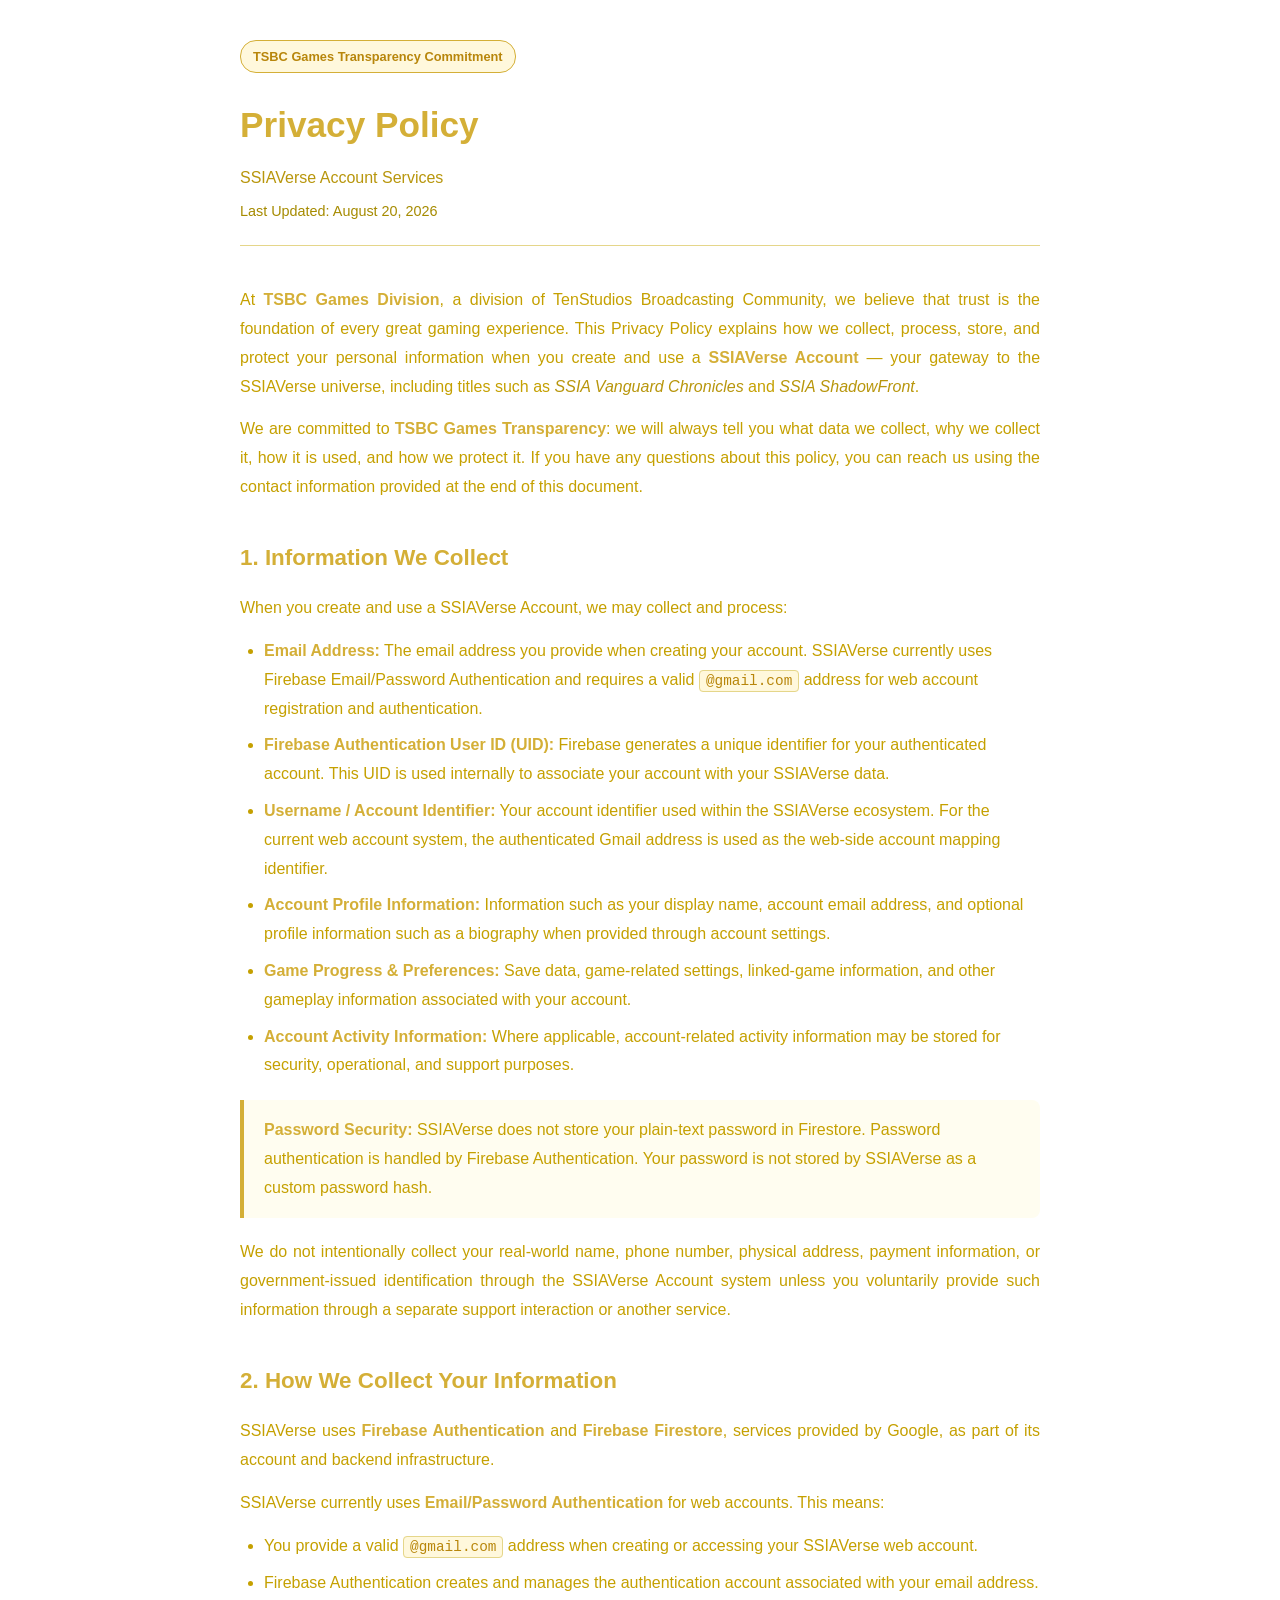
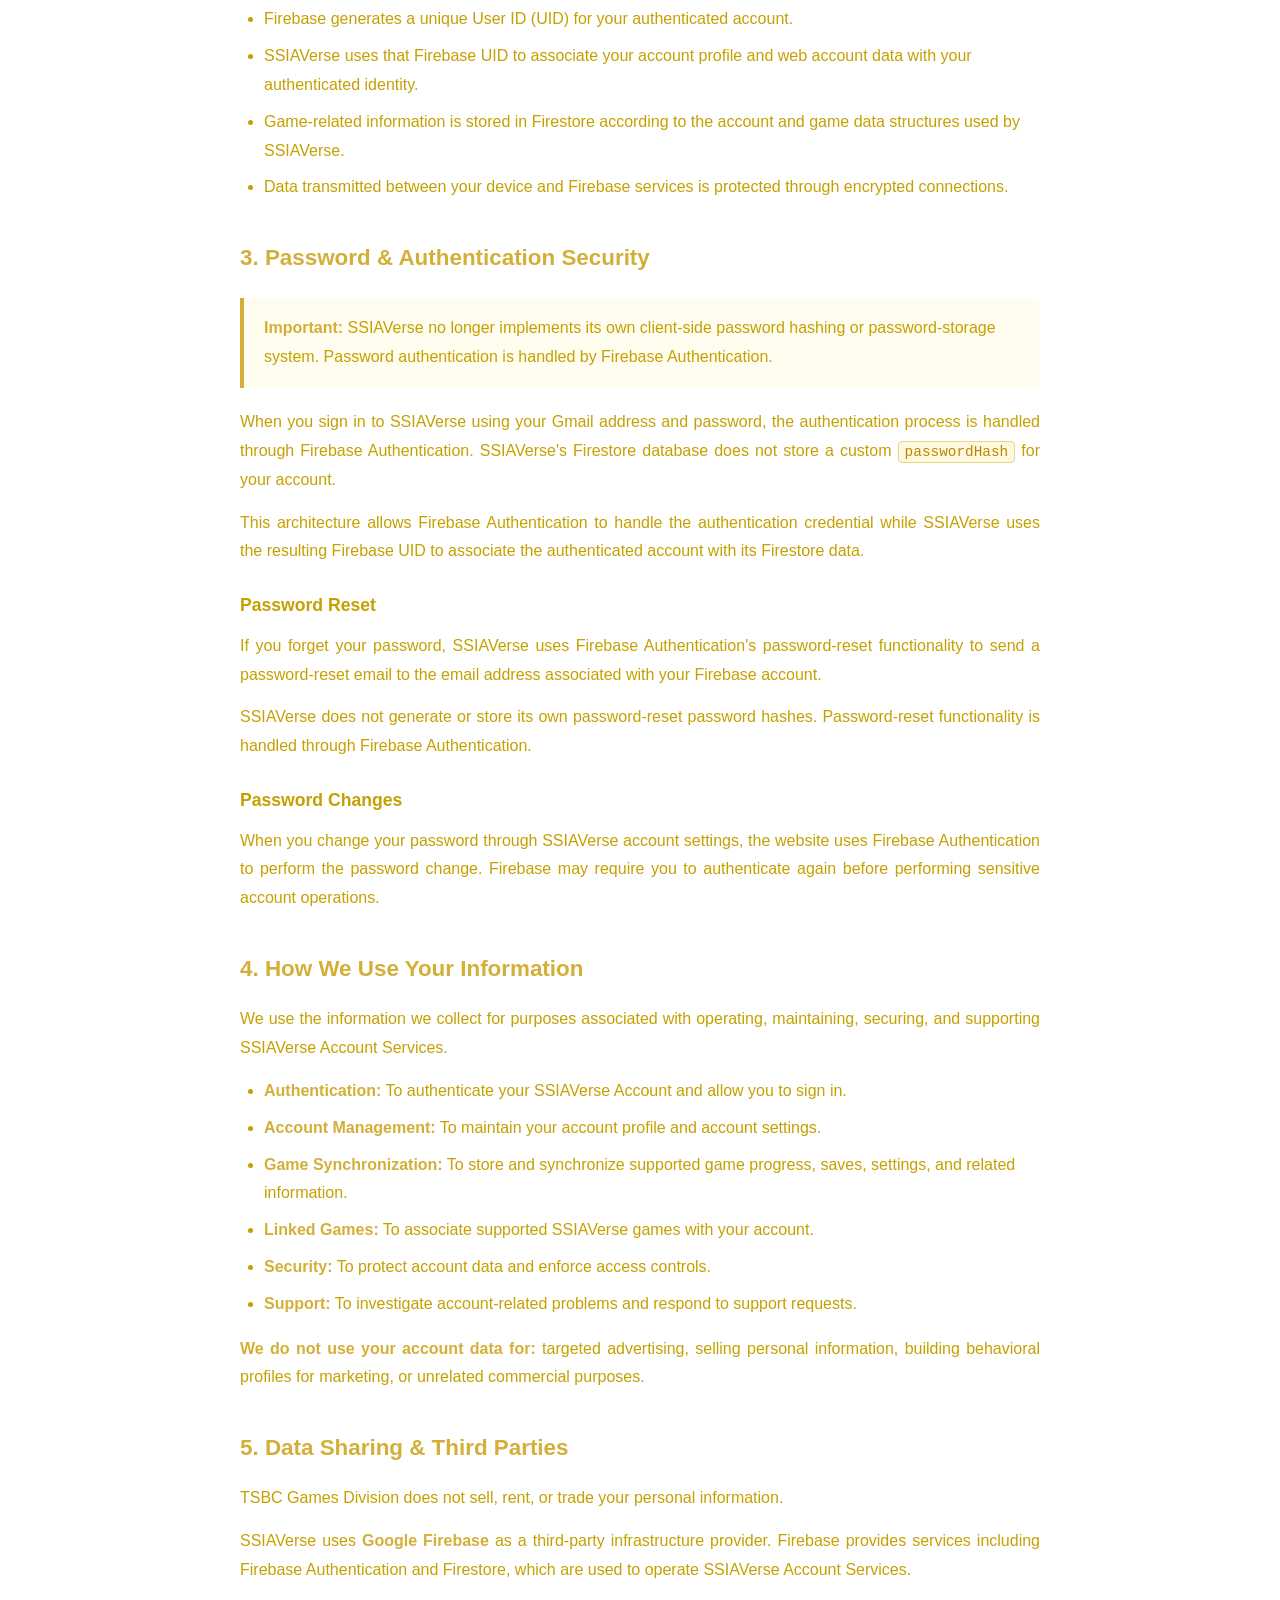
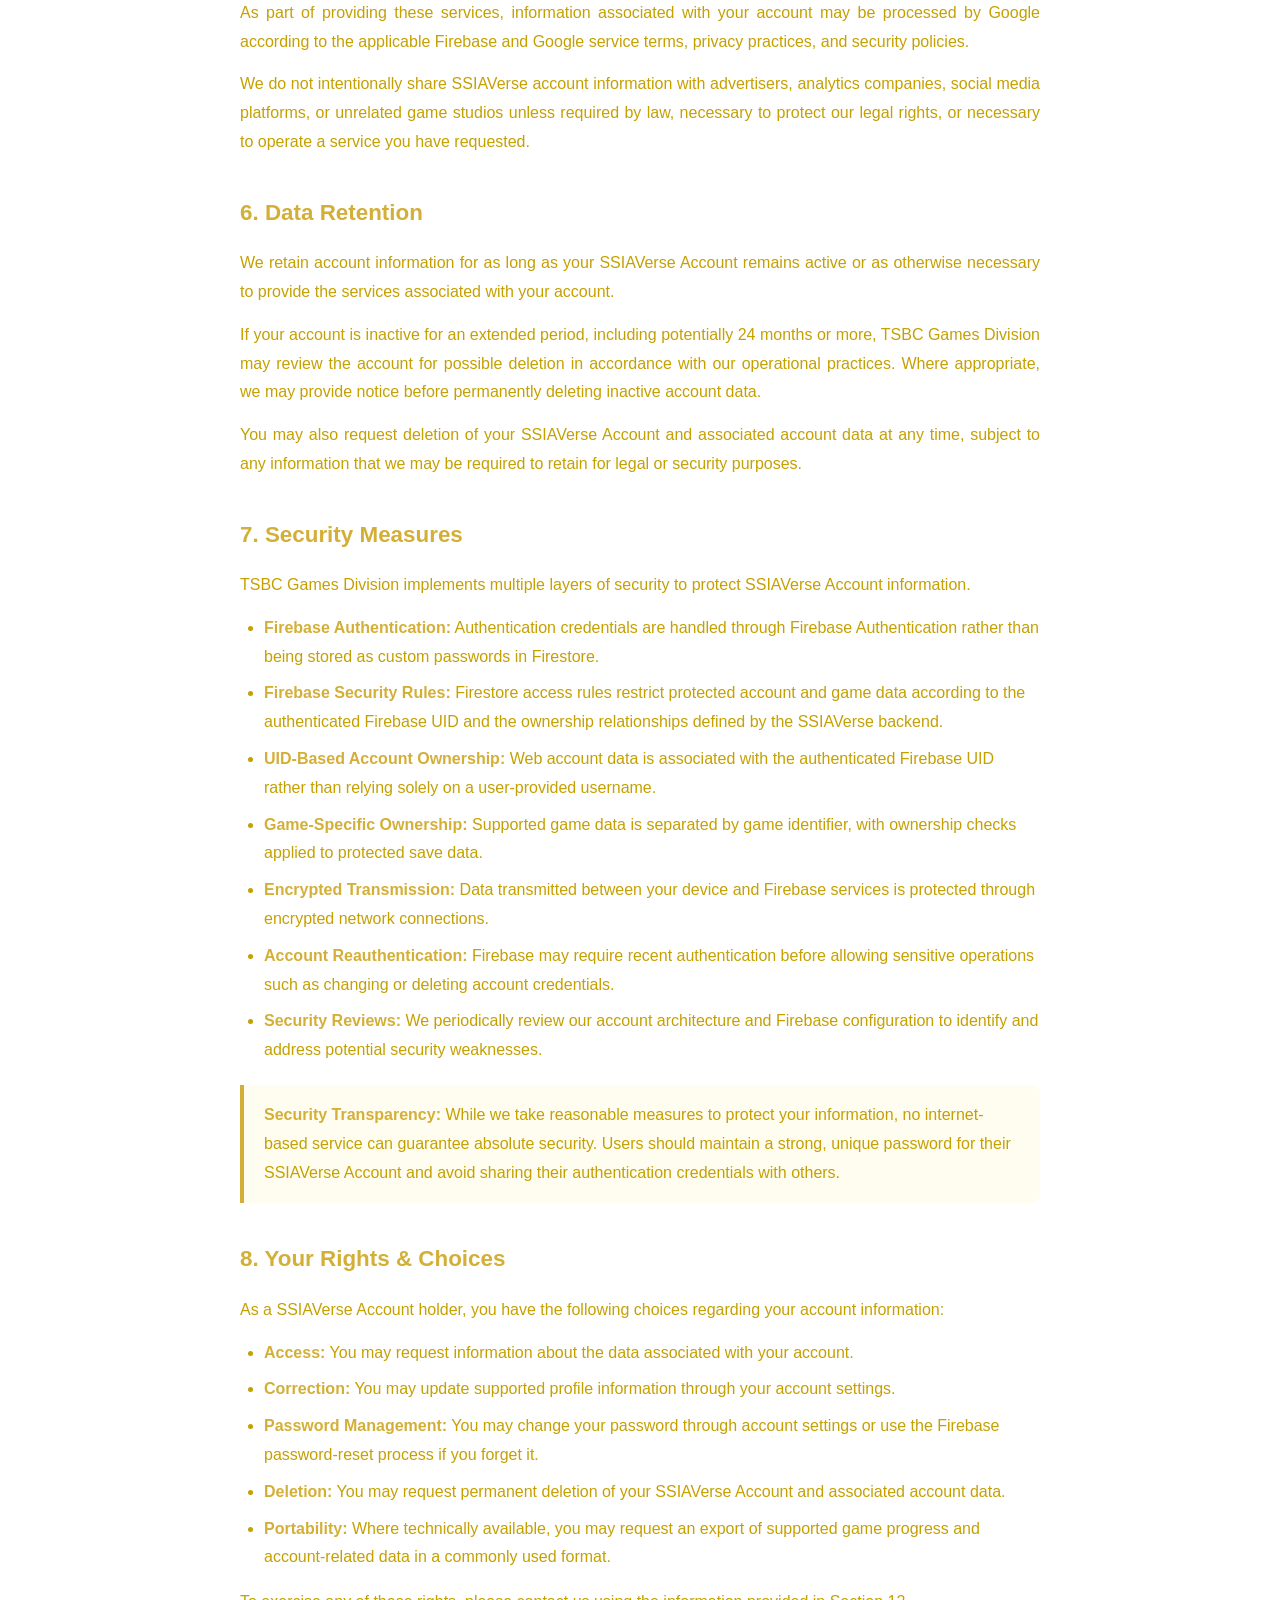
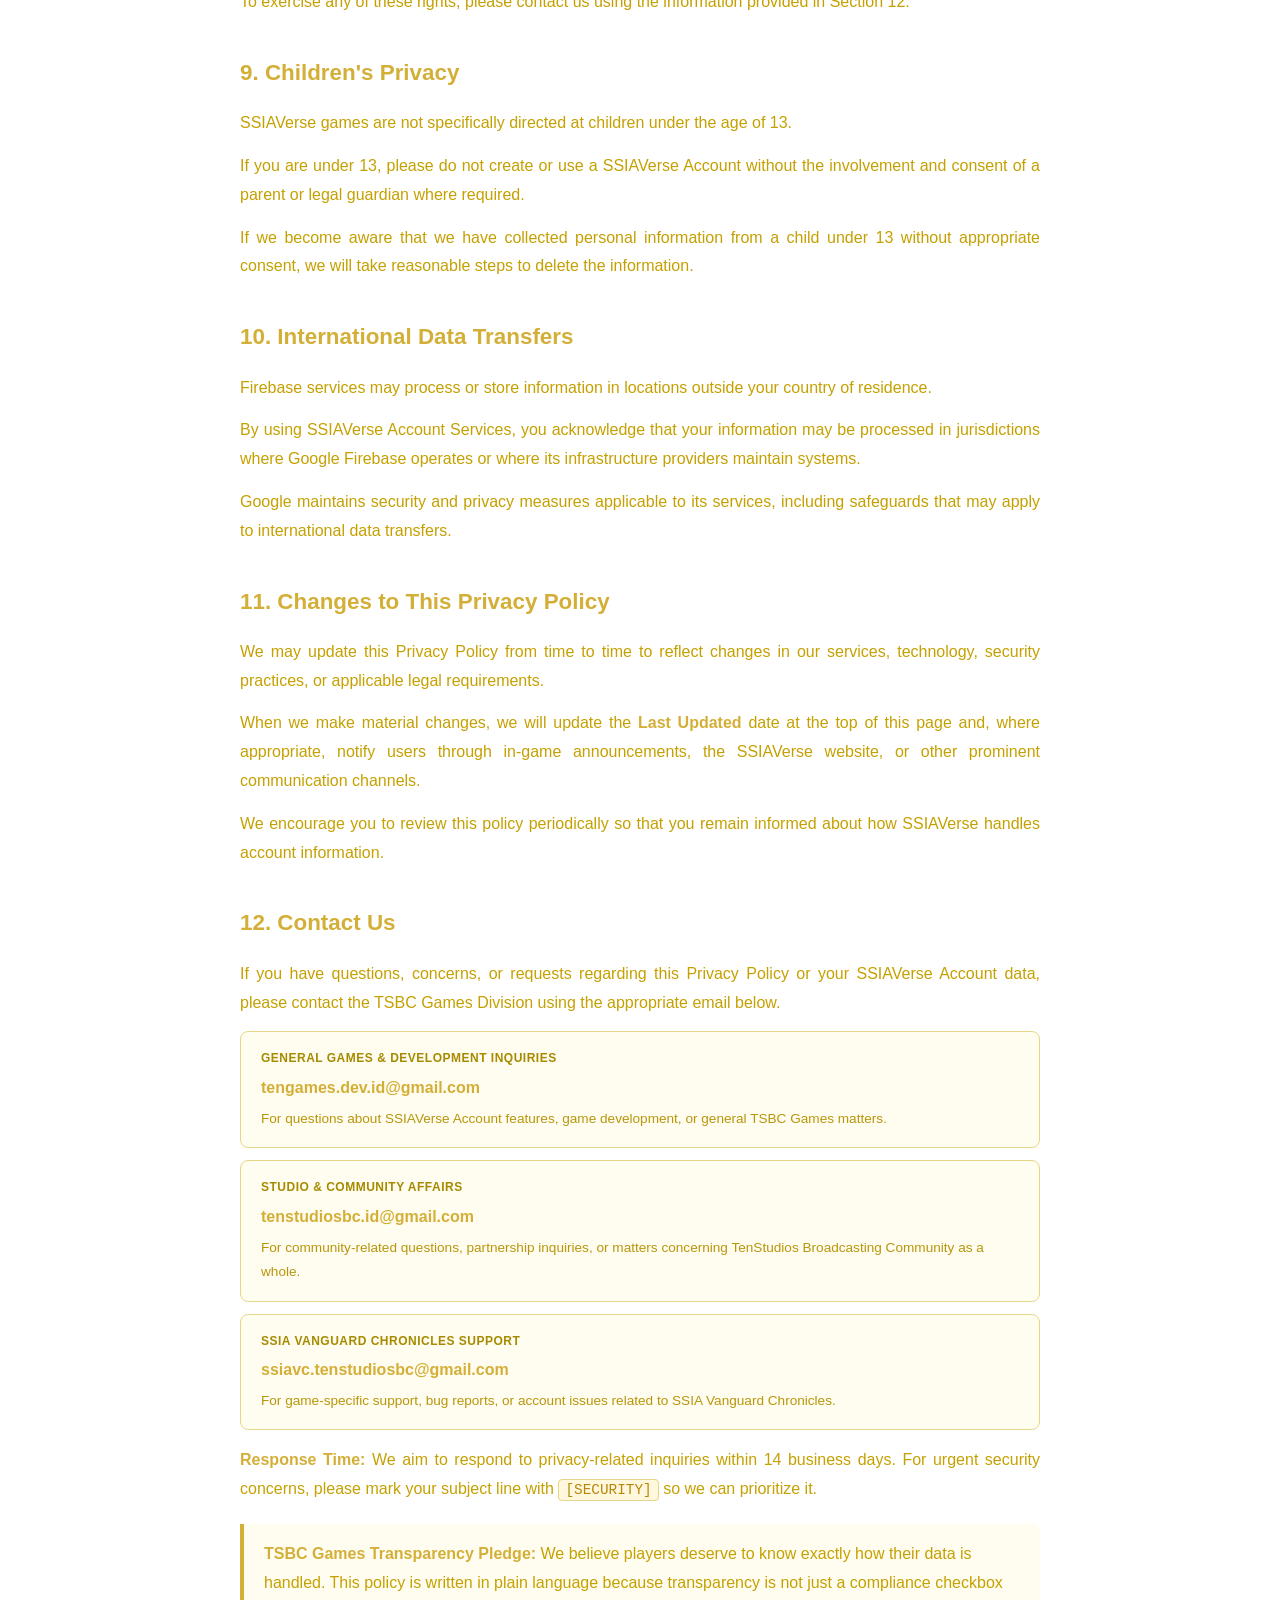
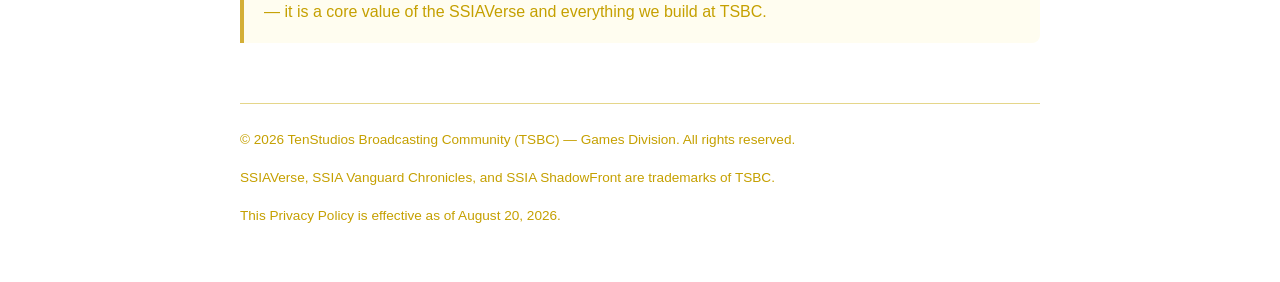
<file: Pages/privacy.html>
<!DOCTYPE html>
<html lang="en">
<head>
    <meta charset="UTF-8">
    <meta name="viewport" content="width=device-width, initial-scale=1.0">
    <title>Privacy Policy — SSIAVerse Account</title>
    <style>
        * { margin: 0; padding: 0; box-sizing: border-box; }
        body {
            font-family: -apple-system, BlinkMacSystemFont, "Segoe UI", Roboto,
                "Helvetica Neue", Arial, sans-serif;
            background-color: #ffffff;
            color: #C5A000;
            line-height: 1.8;
            padding: 40px 20px;
        }
        .container { max-width: 800px; margin: 0 auto; }
        h1 { font-size: 2.2rem; font-weight: 700; margin-bottom: 8px; color: #D4AF37; }
        .subtitle { font-size: 1rem; color: #B8960C; margin-bottom: 6px; }
        .last-updated {
            font-size: .9rem; color: #A68B00; margin-bottom: 40px;
            padding-bottom: 20px; border-bottom: 1px solid #E5D68A;
        }
        h2 { font-size: 1.4rem; font-weight: 600; margin-top: 36px; margin-bottom: 16px; color: #D4AF37; }
        h3 { font-size: 1.1rem; font-weight: 600; margin-top: 24px; margin-bottom: 10px; color: #C5A000; }
        p { margin-bottom: 14px; text-align: justify; color: #C5A000; }
        ul { margin-left: 24px; margin-bottom: 16px; }
        li { margin-bottom: 8px; color: #C5A000; }
        .highlight-box {
            background-color: #FFFDF0; border-left: 4px solid #D4AF37;
            padding: 16px 20px; margin: 20px 0; border-radius: 0 8px 8px 0;
        }
        .highlight-box strong { color: #D4AF37; }
        .transparency-badge {
            display: inline-block; background-color: #FFF8DC; color: #B8860B;
            font-size: .8rem; font-weight: 600; padding: 4px 12px;
            border-radius: 16px; margin-bottom: 20px; border: 1px solid #D4AF37;
        }
        .footer {
            margin-top: 60px; padding-top: 24px; border-top: 1px solid #E5D68A;
            font-size: .85rem; color: #A68B00; text-align: center;
        }
        code {
            background-color: #FFF8DC; padding: 2px 6px; border-radius: 4px;
            font-family: "SF Mono", "Consolas", monospace; font-size: .9em;
            color: #B8860B; border: 1px solid #E5D68A;
        }
        a { color: #D4AF37; text-decoration: none; }
        a:hover { text-decoration: underline; color: #B8860B; }
        .email-box {
            background-color: #FFFCF0; border: 1px solid #E5D68A;
            border-radius: 8px; padding: 16px 20px; margin: 12px 0;
        }
        .email-box .label {
            font-size: .75rem; font-weight: 700; text-transform: uppercase;
            letter-spacing: .5px; color: #A68B00; margin-bottom: 4px;
        }
        .email-box .email { font-size: 1rem; font-weight: 600; color: #D4AF37; }
        .email-box .desc { font-size: .85rem; color: #B8960C; margin-top: 4px; }
        strong { color: #D4AF37; }
        em { color: #B8960C; }
    </style>
</head>
<body>
<div class="container">
    <div class="transparency-badge">TSBC Games Transparency Commitment</div>
    <h1>Privacy Policy</h1>
    <p class="subtitle">SSIAVerse Account Services</p>
    <p class="last-updated">Last Updated: August 20, 2026</p>

    <p>
        At <strong>TSBC Games Division</strong>, a division of TenStudios Broadcasting
        Community, we believe that trust is the foundation of every great gaming
        experience. This Privacy Policy explains how we collect, process, store,
        and protect your personal information when you create and use a
        <strong>SSIAVerse Account</strong> — your gateway to the SSIAVerse universe,
        including titles such as <em>SSIA Vanguard Chronicles</em> and
        <em>SSIA ShadowFront</em>.
    </p>

    <p>
        We are committed to <strong>TSBC Games Transparency</strong>: we will always
        tell you what data we collect, why we collect it, how it is used, and how
        we protect it. If you have any questions about this policy, you can reach
        us using the contact information provided at the end of this document.
    </p>

    <h2>1. Information We Collect</h2>
    <p>When you create and use a SSIAVerse Account, we may collect and process:</p>
    <ul>
        <li><strong>Email Address:</strong> The email address you provide when creating your account. SSIAVerse currently uses Firebase Email/Password Authentication and requires a valid <code>@gmail.com</code> address for web account registration and authentication.</li>
        <li><strong>Firebase Authentication User ID (UID):</strong> Firebase generates a unique identifier for your authenticated account. This UID is used internally to associate your account with your SSIAVerse data.</li>
        <li><strong>Username / Account Identifier:</strong> Your account identifier used within the SSIAVerse ecosystem. For the current web account system, the authenticated Gmail address is used as the web-side account mapping identifier.</li>
        <li><strong>Account Profile Information:</strong> Information such as your display name, account email address, and optional profile information such as a biography when provided through account settings.</li>
        <li><strong>Game Progress & Preferences:</strong> Save data, game-related settings, linked-game information, and other gameplay information associated with your account.</li>
        <li><strong>Account Activity Information:</strong> Where applicable, account-related activity information may be stored for security, operational, and support purposes.</li>
    </ul>

    <div class="highlight-box">
        <strong>Password Security:</strong> SSIAVerse does not store your plain-text
        password in Firestore. Password authentication is handled by Firebase
        Authentication. Your password is not stored by SSIAVerse as a custom
        password hash.
    </div>

    <p>
        We do not intentionally collect your real-world name, phone number, physical
        address, payment information, or government-issued identification through
        the SSIAVerse Account system unless you voluntarily provide such information
        through a separate support interaction or another service.
    </p>

    <h2>2. How We Collect Your Information</h2>
    <p>
        SSIAVerse uses <strong>Firebase Authentication</strong> and
        <strong>Firebase Firestore</strong>, services provided by Google, as part
        of its account and backend infrastructure.
    </p>
    <p>SSIAVerse currently uses <strong>Email/Password Authentication</strong> for web accounts. This means:</p>
    <ul>
        <li>You provide a valid <code>@gmail.com</code> address when creating or accessing your SSIAVerse web account.</li>
        <li>Firebase Authentication creates and manages the authentication account associated with your email address.</li>
        <li>Firebase generates a unique User ID (UID) for your authenticated account.</li>
        <li>SSIAVerse uses that Firebase UID to associate your account profile and web account data with your authenticated identity.</li>
        <li>Game-related information is stored in Firestore according to the account and game data structures used by SSIAVerse.</li>
        <li>Data transmitted between your device and Firebase services is protected through encrypted connections.</li>
    </ul>

    <h2>3. Password & Authentication Security</h2>
    <div class="highlight-box">
        <strong>Important:</strong> SSIAVerse no longer implements its own client-side
        password hashing or password-storage system. Password authentication is
        handled by Firebase Authentication.
    </div>
    <p>
        When you sign in to SSIAVerse using your Gmail address and password, the
        authentication process is handled through Firebase Authentication.
        SSIAVerse's Firestore database does not store a custom
        <code>passwordHash</code> for your account.
    </p>
    <p>
        This architecture allows Firebase Authentication to handle the
        authentication credential while SSIAVerse uses the resulting Firebase UID
        to associate the authenticated account with its Firestore data.
    </p>

    <h3>Password Reset</h3>
    <p>
        If you forget your password, SSIAVerse uses Firebase Authentication's
        password-reset functionality to send a password-reset email to the email
        address associated with your Firebase account.
    </p>
    <p>
        SSIAVerse does not generate or store its own password-reset password hashes.
        Password-reset functionality is handled through Firebase Authentication.
    </p>

    <h3>Password Changes</h3>
    <p>
        When you change your password through SSIAVerse account settings, the
        website uses Firebase Authentication to perform the password change.
        Firebase may require you to authenticate again before performing sensitive
        account operations.
    </p>

    <h2>4. How We Use Your Information</h2>
    <p>We use the information we collect for purposes associated with operating, maintaining, securing, and supporting SSIAVerse Account Services.</p>
    <ul>
        <li><strong>Authentication:</strong> To authenticate your SSIAVerse Account and allow you to sign in.</li>
        <li><strong>Account Management:</strong> To maintain your account profile and account settings.</li>
        <li><strong>Game Synchronization:</strong> To store and synchronize supported game progress, saves, settings, and related information.</li>
        <li><strong>Linked Games:</strong> To associate supported SSIAVerse games with your account.</li>
        <li><strong>Security:</strong> To protect account data and enforce access controls.</li>
        <li><strong>Support:</strong> To investigate account-related problems and respond to support requests.</li>
    </ul>
    <p>
        <strong>We do not use your account data for:</strong> targeted advertising,
        selling personal information, building behavioral profiles for marketing,
        or unrelated commercial purposes.
    </p>

    <h2>5. Data Sharing & Third Parties</h2>
    <p>
        TSBC Games Division does not sell, rent, or trade your personal information.
    </p>
    <p>
        SSIAVerse uses <strong>Google Firebase</strong> as a third-party
        infrastructure provider. Firebase provides services including Firebase
        Authentication and Firestore, which are used to operate SSIAVerse Account
        Services.
    </p>
    <p>
        As part of providing these services, information associated with your
        account may be processed by Google according to the applicable Firebase
        and Google service terms, privacy practices, and security policies.
    </p>
    <p>
        We do not intentionally share SSIAVerse account information with advertisers,
        analytics companies, social media platforms, or unrelated game studios
        unless required by law, necessary to protect our legal rights, or necessary
        to operate a service you have requested.
    </p>

    <h2>6. Data Retention</h2>
    <p>
        We retain account information for as long as your SSIAVerse Account remains
        active or as otherwise necessary to provide the services associated with
        your account.
    </p>
    <p>
        If your account is inactive for an extended period, including potentially
        24 months or more, TSBC Games Division may review the account for possible
        deletion in accordance with our operational practices. Where appropriate,
        we may provide notice before permanently deleting inactive account data.
    </p>
    <p>
        You may also request deletion of your SSIAVerse Account and associated
        account data at any time, subject to any information that we may be
        required to retain for legal or security purposes.
    </p>

    <h2>7. Security Measures</h2>
    <p>TSBC Games Division implements multiple layers of security to protect SSIAVerse Account information.</p>
    <ul>
        <li><strong>Firebase Authentication:</strong> Authentication credentials are handled through Firebase Authentication rather than being stored as custom passwords in Firestore.</li>
        <li><strong>Firebase Security Rules:</strong> Firestore access rules restrict protected account and game data according to the authenticated Firebase UID and the ownership relationships defined by the SSIAVerse backend.</li>
        <li><strong>UID-Based Account Ownership:</strong> Web account data is associated with the authenticated Firebase UID rather than relying solely on a user-provided username.</li>
        <li><strong>Game-Specific Ownership:</strong> Supported game data is separated by game identifier, with ownership checks applied to protected save data.</li>
        <li><strong>Encrypted Transmission:</strong> Data transmitted between your device and Firebase services is protected through encrypted network connections.</li>
        <li><strong>Account Reauthentication:</strong> Firebase may require recent authentication before allowing sensitive operations such as changing or deleting account credentials.</li>
        <li><strong>Security Reviews:</strong> We periodically review our account architecture and Firebase configuration to identify and address potential security weaknesses.</li>
    </ul>

    <div class="highlight-box">
        <strong>Security Transparency:</strong> While we take reasonable measures to
        protect your information, no internet-based service can guarantee absolute
        security. Users should maintain a strong, unique password for their
        SSIAVerse Account and avoid sharing their authentication credentials with others.
    </div>

    <h2>8. Your Rights & Choices</h2>
    <p>As a SSIAVerse Account holder, you have the following choices regarding your account information:</p>
    <ul>
        <li><strong>Access:</strong> You may request information about the data associated with your account.</li>
        <li><strong>Correction:</strong> You may update supported profile information through your account settings.</li>
        <li><strong>Password Management:</strong> You may change your password through account settings or use the Firebase password-reset process if you forget it.</li>
        <li><strong>Deletion:</strong> You may request permanent deletion of your SSIAVerse Account and associated account data.</li>
        <li><strong>Portability:</strong> Where technically available, you may request an export of supported game progress and account-related data in a commonly used format.</li>
    </ul>
    <p>To exercise any of these rights, please contact us using the information provided in Section 12.</p>

    <h2>9. Children's Privacy</h2>
    <p>
        SSIAVerse games are not specifically directed at children under the age of 13.
    </p>
    <p>
        If you are under 13, please do not create or use a SSIAVerse Account without
        the involvement and consent of a parent or legal guardian where required.
    </p>
    <p>
        If we become aware that we have collected personal information from a child
        under 13 without appropriate consent, we will take reasonable steps to
        delete the information.
    </p>

    <h2>10. International Data Transfers</h2>
    <p>
        Firebase services may process or store information in locations outside
        your country of residence.
    </p>
    <p>
        By using SSIAVerse Account Services, you acknowledge that your information
        may be processed in jurisdictions where Google Firebase operates or where
        its infrastructure providers maintain systems.
    </p>
    <p>
        Google maintains security and privacy measures applicable to its services,
        including safeguards that may apply to international data transfers.
    </p>

    <h2>11. Changes to This Privacy Policy</h2>
    <p>
        We may update this Privacy Policy from time to time to reflect changes in
        our services, technology, security practices, or applicable legal requirements.
    </p>
    <p>
        When we make material changes, we will update the <strong>Last Updated</strong>
        date at the top of this page and, where appropriate, notify users through
        in-game announcements, the SSIAVerse website, or other prominent communication channels.
    </p>
    <p>
        We encourage you to review this policy periodically so that you remain
        informed about how SSIAVerse handles account information.
    </p>

    <h2>12. Contact Us</h2>
    <p>
        If you have questions, concerns, or requests regarding this Privacy Policy
        or your SSIAVerse Account data, please contact the TSBC Games Division using
        the appropriate email below.
    </p>

    <div class="email-box">
        <div class="label">General Games & Development Inquiries</div>
        <div class="email">tengames.dev.id@gmail.com</div>
        <div class="desc">For questions about SSIAVerse Account features, game development, or general TSBC Games matters.</div>
    </div>

    <div class="email-box">
        <div class="label">Studio & Community Affairs</div>
        <div class="email">tenstudiosbc.id@gmail.com</div>
        <div class="desc">For community-related questions, partnership inquiries, or matters concerning TenStudios Broadcasting Community as a whole.</div>
    </div>

    <div class="email-box">
        <div class="label">SSIA Vanguard Chronicles Support</div>
        <div class="email">ssiavc.tenstudiosbc@gmail.com</div>
        <div class="desc">For game-specific support, bug reports, or account issues related to SSIA Vanguard Chronicles.</div>
    </div>

    <p style="margin-top: 16px;">
        <strong>Response Time:</strong> We aim to respond to privacy-related inquiries
        within 14 business days. For urgent security concerns, please mark your
        subject line with <code>[SECURITY]</code> so we can prioritize it.
    </p>

    <div class="highlight-box">
        <strong>TSBC Games Transparency Pledge:</strong> We believe players deserve
        to know exactly how their data is handled. This policy is written in plain
        language because transparency is not just a compliance checkbox — it is a
        core value of the SSIAVerse and everything we build at TSBC.
    </div>

    <div class="footer">
        <p>© 2026 TenStudios Broadcasting Community (TSBC) — Games Division. All rights reserved.</p>
        <p>SSIAVerse, SSIA Vanguard Chronicles, and SSIA ShadowFront are trademarks of TSBC.</p>
        <p>This Privacy Policy is effective as of August 20, 2026.</p>
    </div>
</div>
</body>
</html>
</file>
